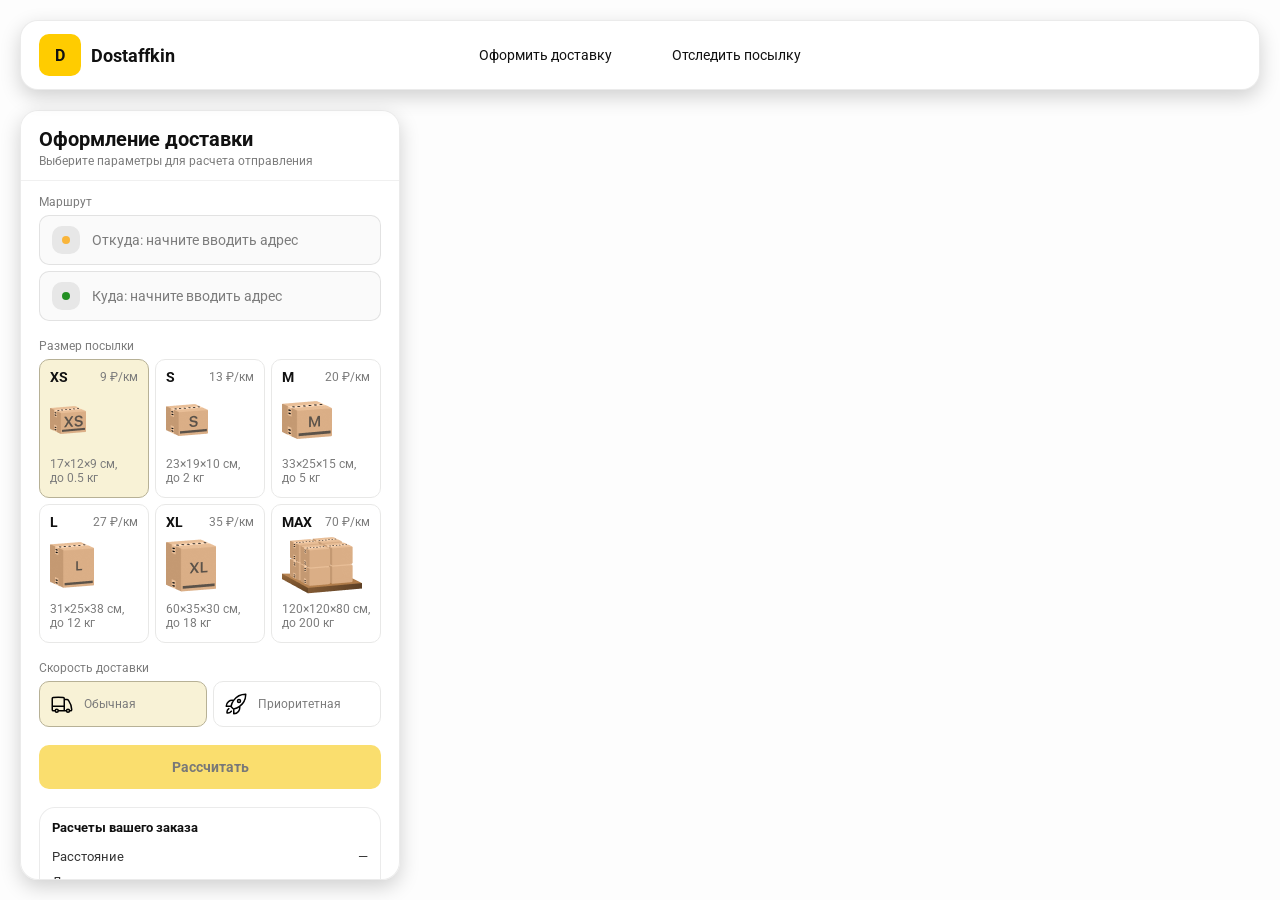
<file: order.html>
<!doctype html>
<html lang="ru">

<head>
    <meta charset="utf-8" />
    <meta name="viewport" content="width=device-width,initial-scale=1,maximum-scale=1,user-scalable=0" />
    <title>Отследить посылку</title>
    <link rel="stylesheet" href="styles/base.css" />
    <link rel="stylesheet" href="styles/base_adaptive.css" />

    <link rel="stylesheet" href="styles/order.css" />
    <link rel="stylesheet" href="styles/order_adaptive.css" />

    <script src="https://api-maps.yandex.ru/2.1/?lang=ru_RU&apikey=af81ec18-0090-4412-a2be-15346a809038&suggest_apikey=992c038c-f7dd-4e9e-9dea-ca4b3e9cf036" type="text/javascript"></script>
</head>

<body>
    <div id="map"></div>


    <header class="header">
        <a class="header-brand" href="./index.html">
            <div class="header-logo">D</div>
            <div class="header-title">Dostaffkin</div>
        </a>
        <nav class="header-menu">
            <a class="header-link" href="#">Оформить <span>доставку</span></a>
            <a class="header-link" href="./track.html">Отследить <span>посылку</span></a>
        </nav>

    </header>

    <aside class="main" id="sidebar">
        <div class="main-header">
            <div class="main-title">Оформление доставки</div>
            <div class="main-text">Выберите параметры для расчета отправления</div>
        </div>
        <div class="main-content">
            <div class="main-route">
                <div class="main-block-title">Маршрут</div>
                <div class="main-fields">
                    <div class="main-field" id="fromField">
                        <div class="main-pin"></div>
                        <input id="from" placeholder="Откуда: начните вводить адрес" autocomplete="off" />
                        <div class="main-ac" id="fromAc" role="listbox" aria-label="Подсказки адресов"></div>
                    </div>

                    <div class="main-field" id="toField">
                        <div class="main-pin"></div>
                        <input id="to" placeholder="Куда: начните вводить адрес" autocomplete="off" />
                        <div class="main-ac" id="toAc" role="listbox" aria-label="Подсказки адресов"></div>
                    </div>
                </div>
            </div>

            <div class="main-package">
                <div class="main-block-title">Размер посылки</div>

                <div class="main-sizes">
                    <div class="main-size-card is-active" data-value="xs">
                        <div class="main-size-top">
                            <div class="main-size-label">XS</div>
                            <div class="main-size-rate">9 ₽/км</div>
                        </div>
                        <div class="main-size-media">
                            <img src="images/sizes/xs.png" alt="Короб XS" />
                        </div>
                        <div class="main-size-description">17×12×9 см,<br>до 0.5 кг</div>
                    </div>

                    <div class="main-size-card" data-value="s">
                        <div class="main-size-top">
                            <div class="main-size-label">S</div>
                            <div class="main-size-rate">13 ₽/км</div>
                        </div>
                        <div class="main-size-media">
                            <img src="images/sizes/s.png" alt="Короб S" />
                        </div>
                        <div class="main-size-description">23×19×10 см,<br>до 2 кг</div>
                    </div>

                    <div class="main-size-card" data-value="m">
                        <div class="main-size-top">
                            <div class="main-size-label">M</div>
                            <div class="main-size-rate">20 ₽/км</div>
                        </div>
                        <div class="main-size-media">
                            <img src="images/sizes/m.png" alt="Короб M" />
                        </div>
                        <div class="main-size-description">33×25×15 см,<br>до 5 кг</div>
                    </div>

                    <div class="main-size-card" data-value="l">
                        <div class="main-size-top">
                            <div class="main-size-label">L</div>
                            <div class="main-size-rate">27 ₽/км</div>
                        </div>
                        <div class="main-size-media">
                            <img src="images/sizes/l.png" alt="Короб L" />
                        </div>
                        <div class="main-size-description">31×25×38 см,<br>до 12 кг</div>
                    </div>

                    <div class="main-size-card" data-value="xl">
                        <div class="main-size-top">
                            <div class="main-size-label">XL</div>
                            <div class="main-size-rate">35 ₽/км</div>
                        </div>
                        <div class="main-size-media">
                            <img src="images/sizes/xl.png" alt="Короб XL" />
                        </div>
                        <div class="main-size-description">60×35×30 см,<br>до 18 кг</div>
                    </div>

                    <div class="main-size-card" data-value="max">
                        <div class="main-size-top">
                            <div class="main-size-label">MAX</div>
                            <div class="main-size-rate">70 ₽/км</div>
                        </div>
                        <div class="main-size-media main-size-media-palleta">
                            <img src="images/sizes/max.png" alt="Паллета" />
                        </div>
                        <div class="main-size-description">120×120×80 см,<br>до 200 кг</div>
                    </div>
                </div>
            </div>
            
            <div class="main-speed">
                <div class="main-block-title">Скорость доставки</div>

                <div class="main-speeds">
                    <div class="main-speed-card is-active" data-value="regular">
                        <img class="main-speed-media" src="images/icons/regular.svg" alt="Regular" />
                        <div class="main-speed-description">Обычная</div>
                    </div>
                    <div class="main-speed-card" data-value="fast">
                        <img class="main-speed-media" src="images/icons/fast.svg" alt="Fast" />
                        <div class="main-speed-description">Приоритетная</div>
                    </div>

                </div>
            </div>

            <div class="main-calculate-block">
                <button id="calc" class="button calculate-button" type="button" disabled>Рассчитать</button>
            </div>

            <div class="main-result" id="result">
                <div class="main-result-title">Расчеты вашего заказа</div>
                <div class="main-result-lines">
                    <div class="main-result-line"><span>Расстояние</span><span id="distanceValue">—</span></div>
                    <div class="main-result-line"><span>Доставим через</span><span id="durationValue">—</span></div>
                    <div class="main-result-line"><span>Тариф</span><span id="rateValue">—</span></div>
                </div>
                <div class="main-price">
                    <div class="main-price-label">Итого</div>
                    <div class="main-price-value" id="totalValue">—</div>
                </div>
            </div>

            <div class="main-order-box">
                <div class="main-order-form" id="orderForm">
                    <div class="main-order-title">Оформление доставки</div>
                    <div class="main-block-info-row">
                        <div class="main-block-title">Контакты</div>
                        <div class="order-fields">
                            <div class="main-field">
                                <input id="customerName" placeholder="Ваше имя" autocomplete="off" />
                            </div>
                            <div class="main-field">
                                <input id="customerPhone" placeholder="Ваш телефон" autocomplete="off"
                                    inputmode="tel" />
                            </div>
                        </div>
                    </div>
                    <div class="main-block-info-row extra-info">
                        <div class="main-block-title">Дополнительная информация</div>
                        <div class="main-field textarea">
                            <textarea id="comment" placeholder="Детали доставки и комментарии"></textarea>
                        </div>
                    </div>
                    <button id="submit" class="button main-submit-request" type="button" disabled>Отправить
                        заявку
                    </button>
                </div>

                <div class="main-order-success" id="orderSuccess">
                    <div class="main-success-icon">✓</div>
                    <div class="main-success-title">Заявка отправлена!</div>
                    <div class="main-success-title">Номер отправления – <span id="orderId"></span></div>
                    <div class="main-success-subtitle">Мы скоро свяжемся с вами</div>
                </div>
            </div>
        </div>

    </aside>
<script src="scripts/order.js"></script>
</body>

</html>
</file>
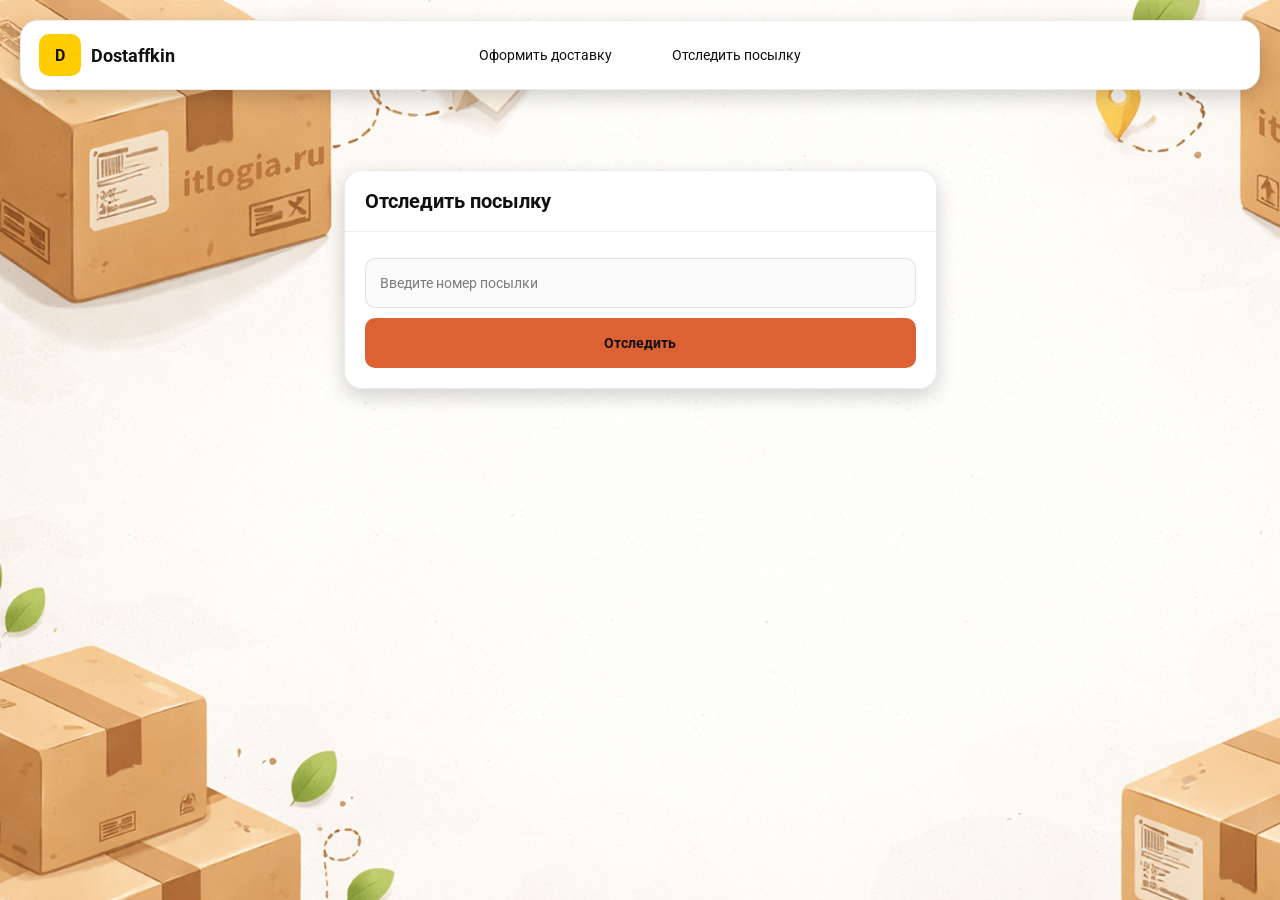
<file: track.html>
<!doctype html>
<html lang="ru">

<head>
    <meta charset="utf-8" />
    <meta name="viewport" content="width=device-width,initial-scale=1,maximum-scale=1,user-scalable=0" />
    <title>Отследить посылку</title>
    <link rel="stylesheet" href="styles/base.css" />
    <link rel="stylesheet" href="styles/base_adaptive.css" />

    <link rel="stylesheet" href="styles/track.css" />
    <link rel="stylesheet" href="styles/track_adaptive.css" />
</head>

<body>
    <div class="container">

        <header class="header">
            <a class="header-brand" href="./index.html">
                <div class="header-logo">D</div>
                <div class="header-title">Dostaffkin</div>
            </a>
            <nav class="header-menu">
                <a class="header-link" href="./order.html">Оформить <span>доставку</span></a>
                <a class="header-link" href="#">Отследить <span>посылку</span></a>
            </nav>
        </header>
        <main class="track-content">
            <section class="track-card track-search">
                <div class="track-title">Отследить посылку</div>
                <div class="track-action">
                    <div class="main-field track-field">
                        <input id="trackNumber" placeholder="Введите номер посылки" autocomplete="off" />
                    </div>
                    <button id="trackButton" class="button track-button" type="button">Отследить</button>
                </div>
            </section>

            <section class="track-card track-result" id="trackResult">
                <div class="track-result-header">
                    <div class="track-id" id="trackIdValue"></div>
                    <div class="track-routes">
                        <div class="track-route">
                            <div class="track-route-pin">
                                <svg xmlns="http://www.w3.org/2000/svg" fill="none" viewBox="0 0 24 24"
                                    stroke-width="1.5" stroke="orange" class="size-6">
                                    <path stroke-linecap="round" stroke-linejoin="round"
                                        d="M15 10.5a3 3 0 1 1-6 0 3 3 0 0 1 6 0Z" />
                                    <path stroke-linecap="round" stroke-linejoin="round"
                                        d="M19.5 10.5c0 7.142-7.5 11.25-7.5 11.25S4.5 17.642 4.5 10.5a7.5 7.5 0 1 1 15 0Z" />
                                </svg>
                            </div>
                            <div class="track-route-address" id="trackFromValue">
                                Откуда: Москва, улица Арбат, 1
                            </div>
                        </div>
                        <div class="track-route track-route-arrow">
                            <svg xmlns="http://www.w3.org/2000/svg" fill="none" viewBox="0 0 24 24" stroke-width="1.5"
                                stroke="currentColor" class="size-6">
                                <path stroke-linecap="round" stroke-linejoin="round"
                                    d="M19.5 13.5 12 21m0 0-7.5-7.5M12 21V3" />
                            </svg>
                        </div>
                        <div class="track-route">
                            <div class="track-route-pin">
                                <svg xmlns="http://www.w3.org/2000/svg" fill="none" viewBox="0 0 24 24"
                                    stroke-width="1.5" stroke="green" class="size-6">
                                    <path stroke-linecap="round" stroke-linejoin="round"
                                        d="M15 10.5a3 3 0 1 1-6 0 3 3 0 0 1 6 0Z" />
                                    <path stroke-linecap="round" stroke-linejoin="round"
                                        d="M19.5 10.5c0 7.142-7.5 11.25-7.5 11.25S4.5 17.642 4.5 10.5a7.5 7.5 0 1 1 15 0Z" />
                                </svg>
                            </div>
                            <div class="track-route-address" id="trackToValue">
                                Куда: Минск, проспект Независимости, 58
                            </div>
                        </div>
                    </div>
                </div>
                <div class="track-info">
                    <div class="track-status-title">Статус данной посылки:</div>
                    <div class="track-status-list" id="trackStatusList">

                    </div>
                </div>
            </section>
        </main>
    </div>
    <script src="scripts/track.js"></script>
</body>

</html>
</file>
<file: styles/base.css>
*, *::before, *::after {
    box-sizing: border-box;
}
@font-face {
    font-family: "Roboto";
    src: url("../fonts/Roboto-Regular.ttf");
    font-weight: normal;
}

@font-face {
    font-family: "Roboto";
    src: url("../fonts/Roboto-Bold.ttf");
    font-weight: bold;
}

@font-face {
    font-family: "Roboto";
    src: url("../fonts/Roboto-Medium.ttf");
    font-weight: 500;
}

html, body {
    margin: 0;
    color: #111111;
    font-family: "Roboto", sans-serif;
}

body {
    background: #FDFDFD;
}

.header {
    border-radius: 18px;
    box-shadow: 0 7px 20px 0 #0000002E;
    backdrop-filter: blur(10px);
    background: #ffffff;
    left: 20px;
    border: 1px solid rgba(0, 0, 0, 0.08);
    position: fixed;
    right: 20px;
    top: 20px;
    padding: 14px 18px;
    height: 70px;
    display: flex;
    align-items: center;
    z-index: 6;
}

.header-brand {
    display: flex;
    align-items: center;
    text-decoration: none;
    gap: 10px;
}

.header-logo {
    width: 42px;
    height: 42px;
    border-radius: 10px;
    background: #FFCC00;
    display: grid;
    place-items: center;
    font-weight: bold;
    color: #111;
}

.header-title {
    font-size: 18px;
    font-weight: bold;
    color: #111111;
    text-decoration: none;
}

.header-menu {
    display: flex;
    align-items: center;
    gap: 60px;
    margin: 0;
    position: absolute;
    left: 50%;
    transform: translateX(-50%);
}

.header-link {
    font-size: 14px;
    color: #111111;
    text-decoration: none;
}

.button {
    border: 0;
    outline: none;
    height: 44px;
    border-radius: 10px;
    font-size: 14px;
    font-weight: bold;
    cursor: pointer;
    font-family: inherit;
    transition: transform .08s ease, opacity .12s ease;
    background: #DC6133;
    color: #111111;
    text-align: center;
    text-decoration: none;
}

.button:hover {
    background-color: #E5BC19;
}

.button:disabled {
    cursor: not-allowed;
    background-color: #FADE6E;
    color: #787878;
    transform: none;
}

.button.button-white {
    background: #ffffff;
    border: 1px solid #111111;
}

.button.button-white:hover {
    background: rgb(241 241 241);
}

.main-field {
    display: flex;
    align-items: center;
    margin-top: 6px;
    gap: 10px;
    border: 1px solid #1111111A;
    background: #FAFAFA;
    border-radius: 10px;
    padding: 10px 12px;
    position: relative;
    box-sizing: border-box;
    height: 50px;
}

.main-field.textarea {
    height: auto;
}

.main-pin {
    width: 28px;
    height: 28px;
    border-radius: 10px;
    background: rgba(17, 17, 17, 0.08);
    display: grid;
    place-items: center;
    flex: 0 0 auto;
    position: relative;
}

.main-pin::before {
    content: "";
    width: 8px;
    height: 8px;
    border-radius: 999px;
    background: orange;
    opacity: .75;
    display: block;
}

.main-field:last-child .main-pin::before {
    background: green;
    opacity: .85;
}

input, textarea {
    width: 100%;
    border: 0;
    outline: none;
    background: transparent;
    font-size: 14px;
    color: #111111;
    font-family: inherit;
}

textarea {
    resize: vertical;
    min-height: 72px;
    padding: 2px 0;
}

input::placeholder, textarea::placeholder {
    color: #7C7C7C;
}

.main-field:focus-within {
    border-color: rgba(0, 0, 0, 0.20);
    box-shadow: 0 0 0 4px rgba(255, 204, 0, 0.35);
    background: rgba(255, 255, 255, 0.75);
}
</file>
<file: styles/base_adaptive.css>
@media (max-width: 767px) {
    .header {
        left: 10px;
        right: 10px;
        top: 10px;
    }

    .header-link span {
        display: none;
    }

    .header-menu {
        gap: 20px;
        justify-content: flex-start;
        margin: 0 0 0 30px;
        position: static;
        transform: none;
    }
}

@media (max-width: 420px) {
    .header-title {
        display: none;
    }
}

@media (max-width: 374px) {
    .header-menu {
        gap: 10px;
        margin: 0 0 0 10px;
    }
}
</file>
<file: styles/order.css>
#map {
    position: fixed;
    inset: 0;
}

.main {
    border-radius: 18px;
    box-shadow: 0 7px 20px 0 #0000002E;
    backdrop-filter: blur(10px);
    background: rgba(255, 255, 255, 0.96);
    left: 20px;
    border: 1px solid rgba(0, 0, 0, 0.08);
    position: fixed;
    top: 110px;
    bottom: 20px;
    width: 380px;
    display: flex;
    flex-direction: column;
    overflow: hidden;
    z-index: 5;
}

.main-header {
    padding: 18px 18px 12px 18px;
    border-bottom: 1px solid rgba(0, 0, 0, 0.06);
    display: flex;
    flex-direction: column;
}

.main-title {
    font-size: 20px;
    line-height: 100%;
    font-weight: bold;
}

.main-text {
    font-size: 12px;
    margin-top: 5px;
    color: #7C7C7C;
}

.main-content {
    padding: 14px 18px 18px 18px;
    overflow: auto;
    scrollbar-width: none;
    display: flex;
    flex-direction: column;
    gap: 18px;
    flex: 1;
}

.main-block-title {
    font-size: 12px;
    color: #7C7C7C;
}

.main-route .main-block-title,
.main-package .main-block-title {
    margin-bottom: 6px;
}

.main-sizes {
    display: grid;
    gap: 6px;
    grid-template-columns: repeat(3, 1fr);
}

.main-size-card {
    border: 1px solid #E8E8E7;
    background: #FFFFFF;
    border-radius: 10px;
    padding: 10px;
    cursor: pointer;
    user-select: none;
    transition: transform .08s ease, border-color .12s ease, background .12s ease;
    min-height: 139px;
}

.main-size-card:hover {
    transform: translateY(-1px);
}

.main-size-card.is-active {
    background-color: #F8F2D6;
    border-color: #B7B196;
}

.main-size-top {
    display: flex;
    align-items: center;
    justify-content: space-between;
}

.main-size-label {
    font-weight: bold;
    font-size: 14px;
    color: #111111;
    line-height: 100%;
}

.main-size-rate {
    font-size: 12px;
    color: #7C7C7C;
    line-height: 100%;
}

.main-size-media {
    margin-top: 8px;
    height: 57px;
}

.main-size-description {
    margin-top: 8px;
    font-size: 12px;
    color: #7C7C7C;
    line-height: 1.2;
}

.calculate-button {
    width: 100%;
}

.main-result {
    border: 1px solid rgba(0, 0, 0, 0.08);
    background: rgba(255, 255, 255, 0.75);
    border-radius: 16px;
    padding: 12px;
    line-height: 1.25;
}

.main-result-title {
    font-weight: bold;
    font-size: 13px;
    color: #111111;
    margin-bottom: 13px;
}

.main-result-lines {
    gap: 8px;
    display: flex;
    flex-direction: column;
}

.main-result-line {
    font-size: 13px;
    color: rgba(17, 17, 17, 0.85);
    display: flex;
    justify-content: space-between;
}

.main-price {
    margin-top: 18px;
    padding-top: 10px;
    border-top: 1px dashed rgba(0, 0, 0, 0.12);
    display: flex;
    align-items: baseline;
    justify-content: space-between;
}

.main-price-label {
    font-size: 12px;
    color: rgba(17, 17, 17, 0.55);
}

.main-price-value {
    font-size: 20px;
    font-weight: bold;
    color: #111111;
    letter-spacing: -0.3px;
}

.main-order-box {
    background: #ffffff;
    border: 1px solid #E8E8E7;
    border-radius: 10px;
    padding: 12px;
}

.main-order-title {
    margin-bottom: 8px;
    font-weight: bold;
    font-size: 14px;
    color: #111111;
}

.main-block-info {
    display: flex;
    flex-direction: column;
    gap: 6px;
}

.order-fields {
    display: grid;
    grid-template-columns: 1fr 1fr;
    column-gap: 10px;
    margin-top: 6px;
}

.main-block-info-row.extra-info {
    display: block;
    margin-top: 13px;
}

.main-submit-request {
    width: 100%;
    margin-top: 6px;
}

.main-order-success {
    display: none;
    text-align: center;
    padding: 22px 12px;
    gap: 12px;
}

.main-order-success.is-visible {
    display: flex;
    flex-direction: column;
    align-items: center;
}

.main-success-icon {
    width: 56px;
    height: 56px;
    border-radius: 50%;
    background: #16a34a;
    color: #ffffff;
    display: grid;
    place-items: center;
    font-size: 30px;
}

.main-success-title {
    font-size: 14px;
    font-weight: bold;
    color: #111111;
}

.main-success-subtitle {
    font-size: 12px;
    color: rgba(17, 17, 17, 0.55);
    line-height: 1.3;
}

.main-speed .main-block-title {
    margin-bottom: 6px;
}

.main-speeds {
    display: grid;
    gap: 6px;
    grid-template-columns: repeat(2, 1fr);
}

.main-speed-card {
    border: 1px solid #E8E8E7;
    background: #FFFFFF;
    border-radius: 10px;
    padding: 10px;
    cursor: pointer;
    user-select: none;
    transition: transform .08s ease, border-color .12s ease, background .12s ease;
    display: flex;
    align-items: center;
    gap: 10px;
}

.main-speed-card:hover {
    transform: translateY(-1px);
}

.main-speed-card.is-active {
    background-color: #F8F2D6;
    border-color: #B7B196;
}

.main-speed-description {
    font-size: 12px;
    color: #7C7C7C;
    line-height: 1.2;
}
</file>
<file: styles/order_adaptive.css>
@media (max-width: 767px) {
    .main {
        left: 10px;
        right: 10px;
        top: 50%;
        bottom: 12px;
        width: auto;
        max-width: none;
    }
}

@media (max-width: 420px) {
    .main-sizes {
        grid-template-columns: repeat(2, 1fr);
    }
}
</file>
<file: styles/track.css>
.container {
    background: #F4F4F4 url("../images/track-bg.png");
    background-size: cover;
    min-height: 100vh;
    padding: 170px 0 50px 0;
}

.track-content {
    width: 593px;
    margin: 0 auto;
}

.track-card {
    width: 100%;
    border-radius: 18px;
    box-shadow: 0 7px 20px 0 #0000002E;
    backdrop-filter: blur(10px);
    background: rgba(255, 255, 255, 0.96);
    border: 1px solid rgba(0, 0, 0, 0.08);
}

.track-title {
    font-size: 20px;
    line-height: 100%;
    font-weight: bold;
    border-bottom: 1px solid #EEEEEE;
    padding: 20px;
}

.track-action {
    padding: 20px;
}

.track-button {
    width: 100%;
    height: 50px;
}

.track-field {
    margin-bottom: 10px;
}

.track-result {
    margin-top: 5px;
    display: none;
}

.track-result.is-visible {
    display: block;
}

.track-result-header {
    font-weight: bold;
    font-size: 14px;
    color: #111111;
    padding: 20px;
    border-bottom: 1px solid #EEEEEE;
}

.track-id {
    margin-bottom: 12px;
    font-size: 20px;
}

.track-routes {
    display: flex;
    flex-direction: column;
    gap: 10px;
    font-weight: normal;
}

.track-route {
    display: flex;
    align-items: center;
    gap: 10px;
}

.track-route-pin {
    width: 24px;
    height: 24px;
    flex-shrink: 0;
}

.track-route-arrow {
    padding: 15px 0;
    width: 24px;
    height: 24px;
}

.track-info {
    padding: 20px;
}

.track-status {
    display: flex;
    align-items: center;
    font-size: 12px;
    gap: 10px;
}

.track-status-title {
    font-size: 14px;
    color: #111111;
    margin-bottom: 20px;
}

.track-status-list {
    display: flex;
    flex-direction: column;
    gap: 15px;
}

.track-status-icon {
    width: 40px;
    height: 40px;
    border-radius: 50%;
    background: rgba(17, 17, 17, 0.08);
    display: grid;
    place-items: center;
    flex: 0 0 auto;
}

.track-status.created .track-status-icon {
    background-color: #F1CB00;
}

.track-status.in-way .track-status-icon {
    background-color: #F08A11;
}

.track-status.ready .track-status-icon {
    background-color: #A35D0A;
}

.track-status.done .track-status-icon {
    background-color: #37C93B;
}

.track-status-text {
    display: flex;
    align-items: center;
    justify-content: space-between;
    color: #111111;
    font-size: 12px;
    flex: 1;
}

.track-status-date {
    color: rgba(17, 17, 17, 0.55);
}
</file>
<file: styles/track_adaptive.css>
@media (max-width: 767px) {
    .container {
        padding: 130px 0 50px 0;
    }

    .track-content {
        width: 100%;
        padding-left: 10px;
        padding-right: 10px;
    }

    .track-result-header {
        padding: 20px;
    }
}
</file>
